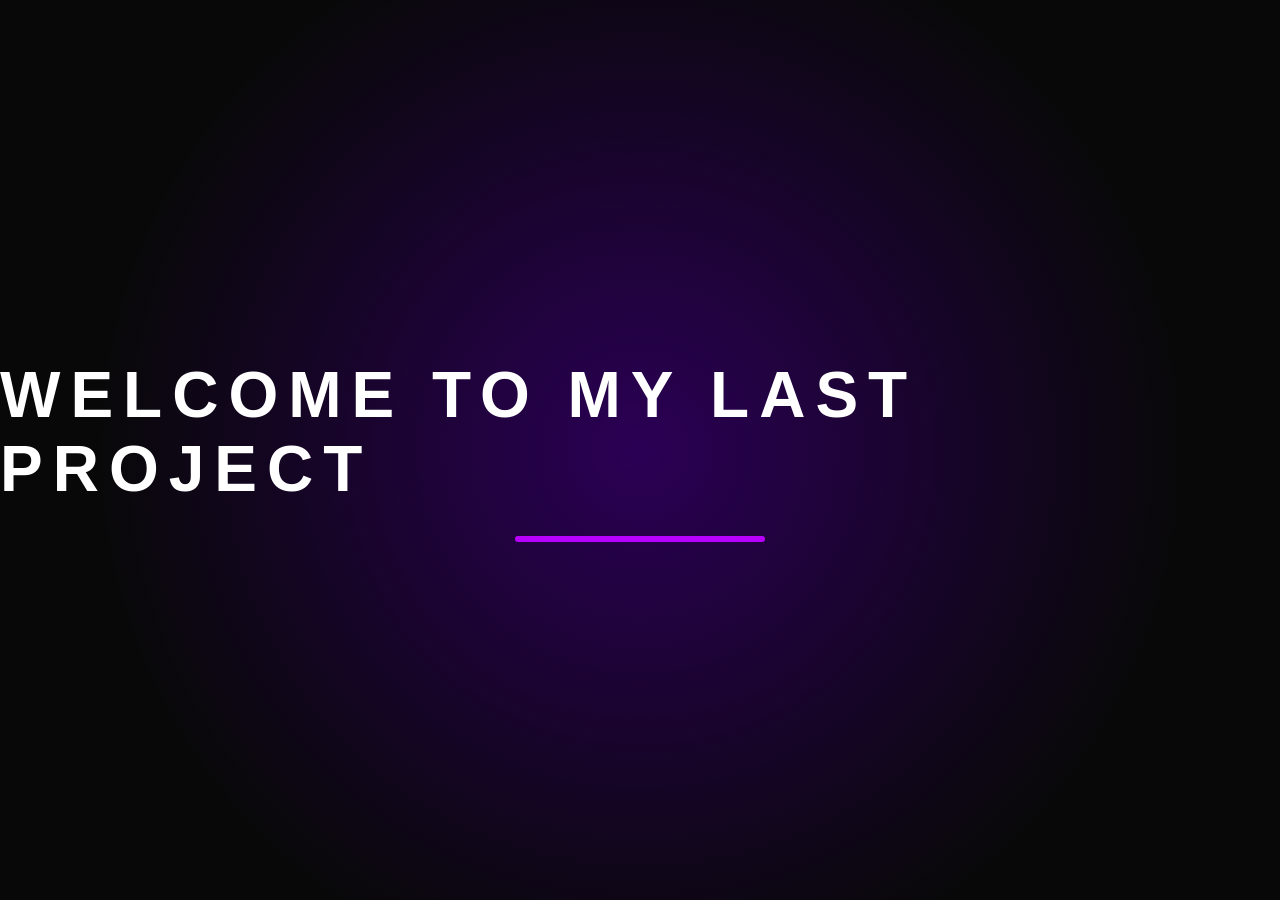
<file: Thefinaljob/index.html>
<!DOCTYPE html>
<html lang="en">

<head>
    <meta charset="UTF-8" />
    <meta name="viewport" content="width=device-width, initial-scale=1.0" />
    <title>Animated Intro Website</title>
    <link rel="stylesheet" href="style.css" />
</head>

<body>

    <div class="intro">
        <h1 class="logo">WELCOME TO MY LAST PROJECT</h1>
        <div class="loading-bar"></div>
    </div>

    <main class="website hidden">
        <nav>
            <h2>K.A Final</h2>
            <div>
                <a href="#">Home</a>
                <a href="#">Gallery</a>
                <a href="#">About</a>
            </div>
        </nav>

        <section class="hero">
            <h1> A fully animated website intro!</h1>
            <p> Using Javas,Css and Html</p>
        </section>
    </main>

    <script src="script.js"></script>
</body>

</html>
</file>
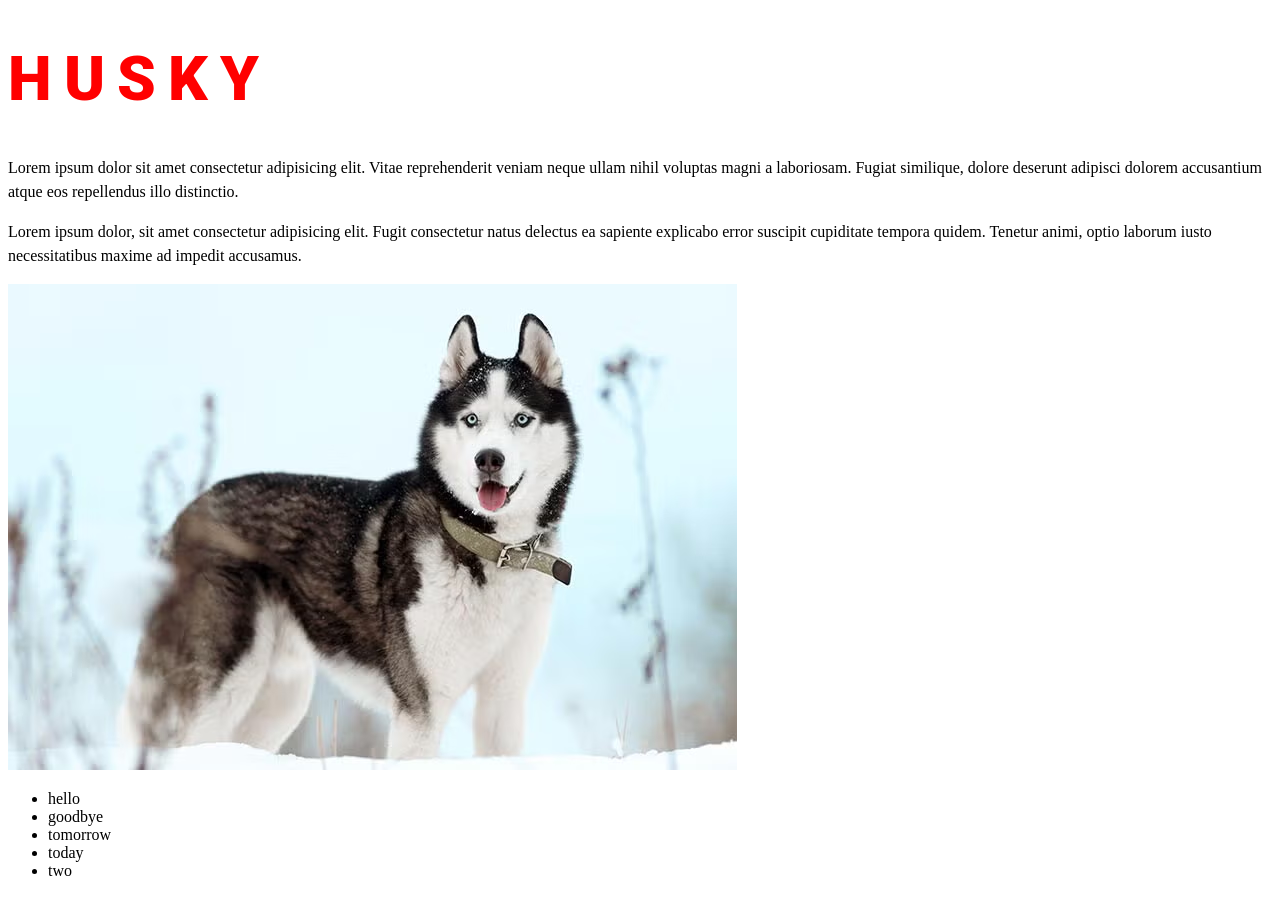
<file: webdesign1/week1/demo/index.html>
<!DOCTYPE html>
<html lang="en">

<head>
    <meta charset="UTF-8">
    <meta name="viewport" content="width=device-width, initial-scale=1.0">
    <title>Document</title>
    <link rel="preconnect" href="https://fonts.googleapis.com">
    <link rel="preconnect" href="https://fonts.gstatic.com" crossorigin>
    <link href="https://fonts.googleapis.com/css2?family=Roboto:ital,wght@0,100..900;1,100..900&display=swap"
        rel="stylesheet">
    <link rel="stylesheet" href="css/style.css">
</head>

<body>
    <h1>husky</h1>
    <p>Lorem ipsum dolor sit amet consectetur adipisicing elit. Vitae reprehenderit veniam neque ullam nihil voluptas
        magni a laboriosam. Fugiat similique, dolore deserunt adipisci dolorem accusantium atque eos repellendus illo
        distinctio.</p>
    <p>Lorem ipsum dolor, sit amet consectetur adipisicing elit. Fugit consectetur natus delectus ea sapiente explicabo
        error suscipit cupiditate tempora quidem. Tenetur animi, optio laborum iusto necessitatibus maxime ad impedit
        accusamus.</p>
    <img src="img/husky.avif" alt="">
    <ul>
        <li>hello</li>
        <li>goodbye</li>
        <li>tomorrow</li>
        <li>today</li>
        <li>two</li>
    </ul>
</body>

</html>
</file>
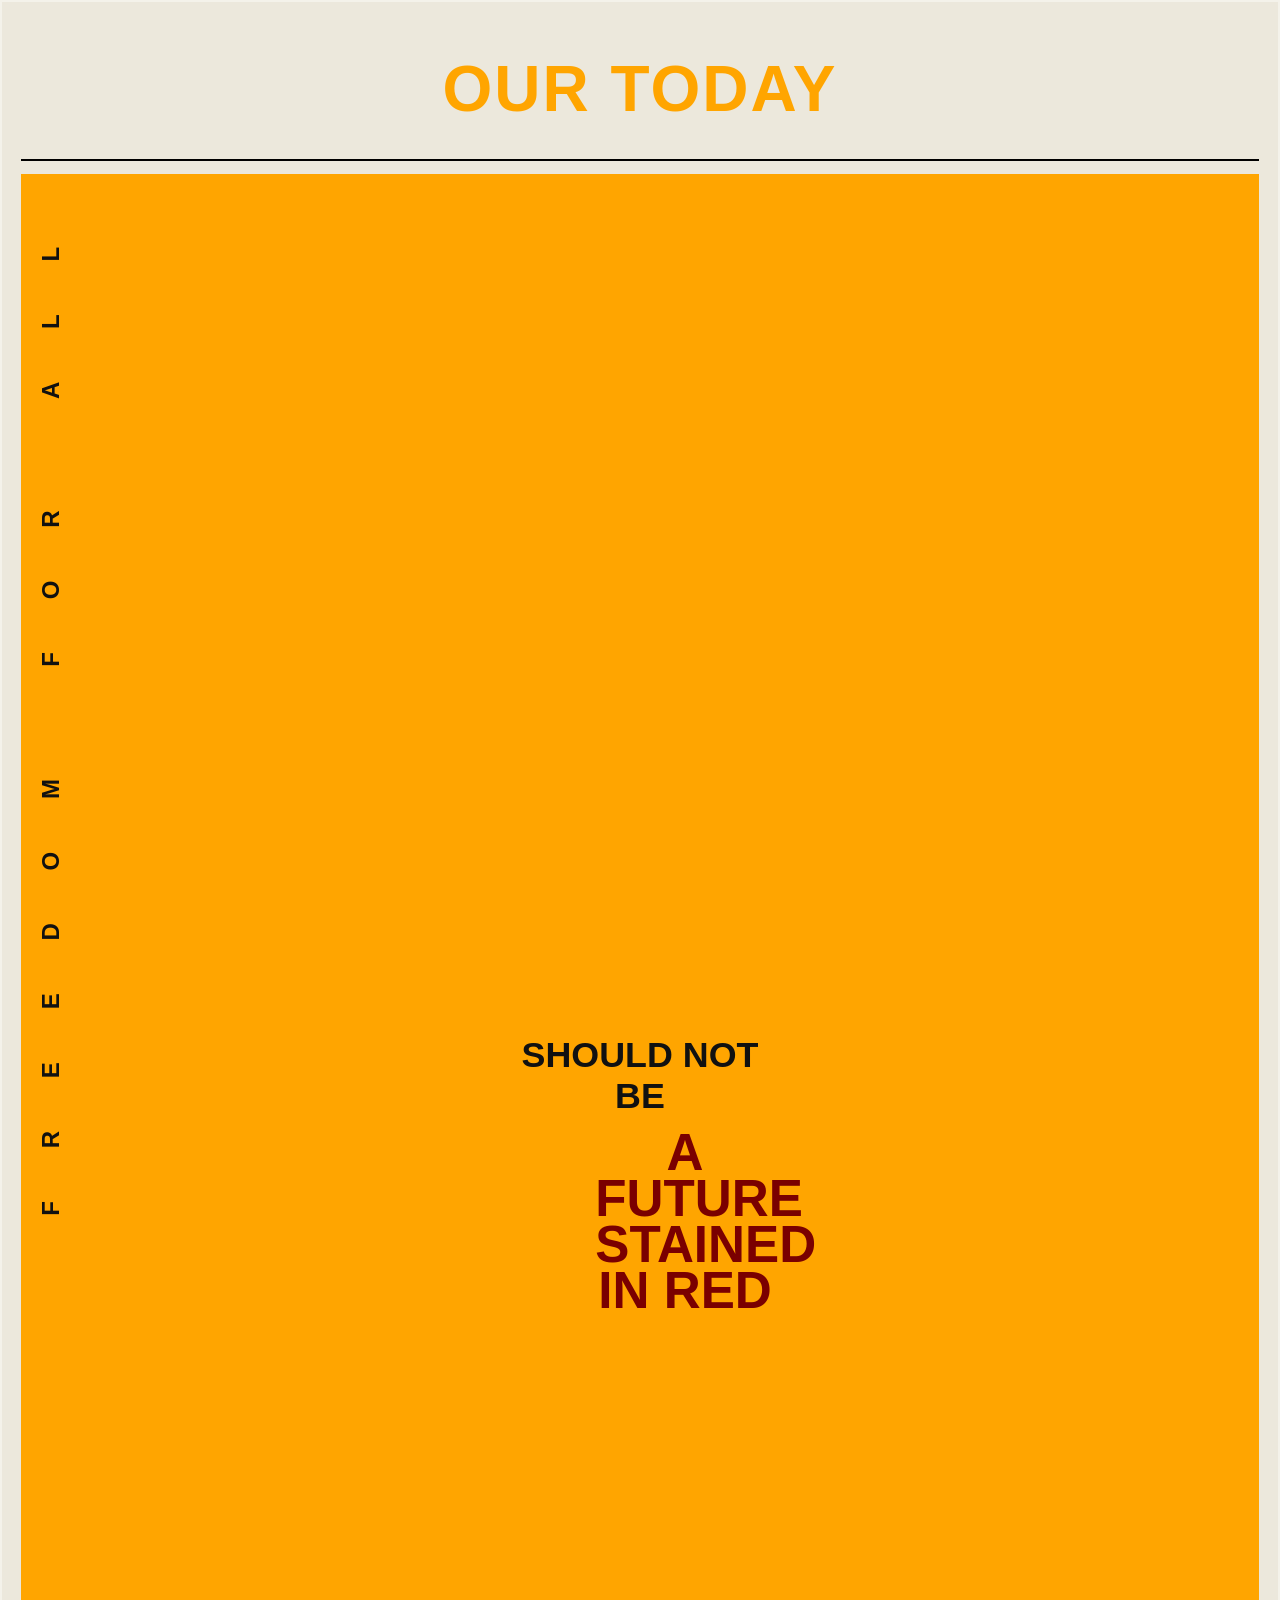
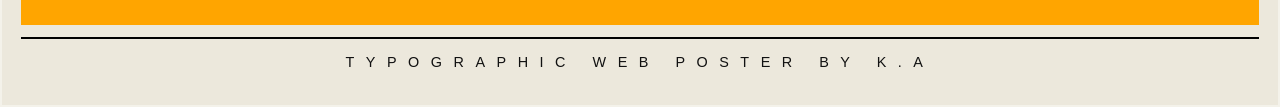
<file: webdesign1/week1/poster/index.html>
<!DOCTYPE html>
<html lang="en">

<head>
    <meta charset="UTF-8">
    <meta name="viewport" content="width=device-width, initial-scale=1.0">
    <title>Typographic Web Poster</title>
    <link rel="stylesheet" href="css/style.css">
</head>

<body>
    <main class="poster">
        <section class="top">
            <h1>OUR TODAY</h1>
        </section>

        <section class="orange-box">
            <div class="vertical-text">Freedom for all</div>
            <div class="bottom-text">
                <span>SHOULD NOT BE </span>
                <strong>A FUTURE STAINED IN RED</strong>
            </div>
        </section>

        <footer class="small-line">
            typographic web poster by k.a
        </footer>
    </main>
</body>

</html>
</file>
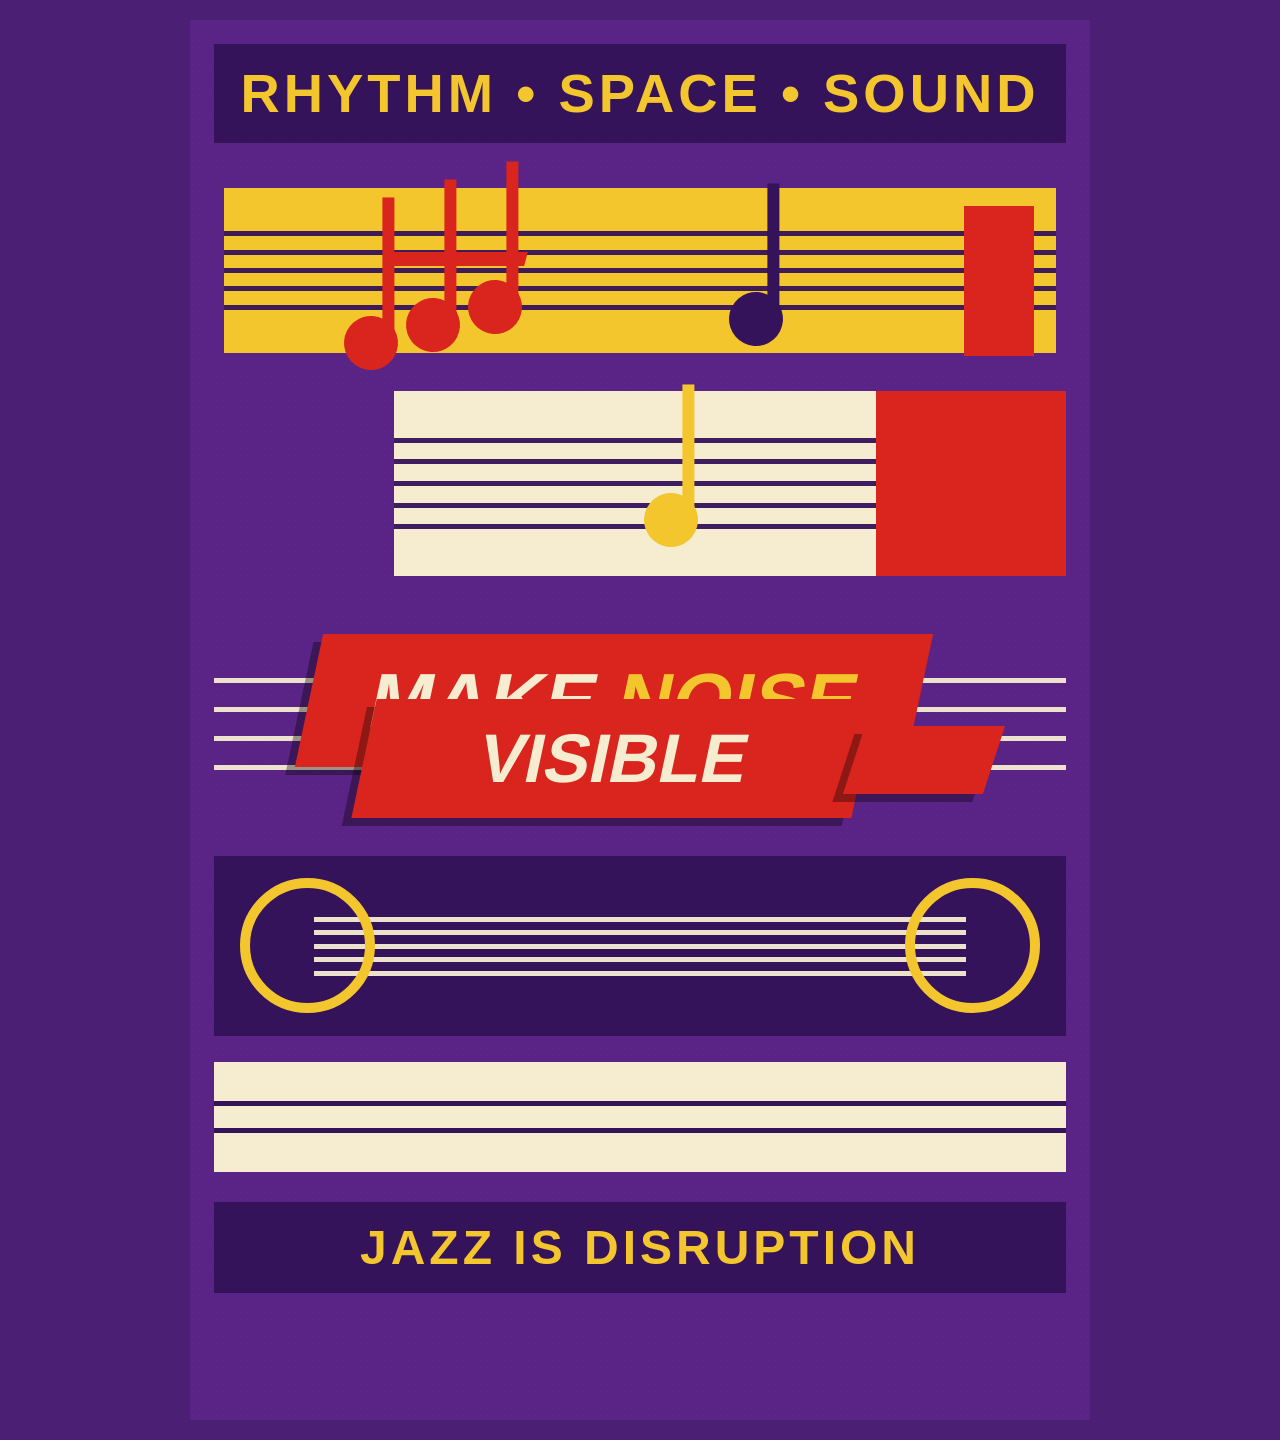
<file: webdesign1/week2/boilerplate/index.html>
<!DOCTYPE html>
<html lang="en">

<head>
    <meta charset="UTF-8" />
    <meta name="viewport" content="width=device-width, initial-scale=1.0" />
    <title>Jazz Poster</title>
    <style>
        * {
            box-sizing: border-box;
            margin: 0;
            padding: 0;
        }

        body {
            background: #4b1f73;
            display: flex;
            justify-content: center;
            align-items: center;
            min-height: 100vh;
            font-family: Arial, Helvetica, sans-serif;
            padding: 20px;
        }

        .poster {
            width: 900px;
            height: 1400px;
            background: #5a2487;
            position: relative;
            overflow: hidden;
            padding: 24px;
        }

        .grain {
            position: absolute;
            inset: 0;
            background-image:
                radial-gradient(rgba(255, 255, 255, 0.06) 1px, transparent 1px);
            background-size: 6px 6px;
            opacity: 0.18;
            pointer-events: none;
        }

        .title-bar,
        .footer-bar {
            background: #35135b;
            color: #f4c62d;
            text-align: center;
            font-weight: 900;
            text-transform: uppercase;
            letter-spacing: 4px;
            position: relative;
            z-index: 2;
        }

        .title-bar {
            font-size: 3.4rem;
            padding: 18px 10px;
            margin-bottom: 35px;
        }

        .footer-bar {
            font-size: 3rem;
            padding: 18px 10px;
            margin-top: 30px;
        }

        .music-strip {
            position: relative;
            height: 185px;
            margin-bottom: 28px;
            z-index: 1;
        }

        .yellow-strip {
            background: #f4c62d;
            border: 10px solid #5a2487;
        }

        .cream-strip {
            background: #f6ecd0;
            margin-left: 180px;
            margin-right: 0;
        }

        .purple-strip {
            background: #35135b;
        }

        .blank-strip {
            background: #f6ecd0;
            height: 110px;
            margin-top: 26px;
            position: relative;
        }

        .staff-lines {
            position: absolute;
            inset: 0;
            display: flex;
            flex-direction: column;
            justify-content: space-evenly;
            padding: 30px 0;
        }

        .staff-lines span {
            display: block;
            height: 5px;
            background: #35135b;
            opacity: 0.95;
        }

        .staff-lines.light span {
            background: #f6ecd0;
        }

        .note {
            position: absolute;
            width: 54px;
            height: 54px;
            border-radius: 50%;
            background: currentColor;
            transform: rotate(-18deg);
        }

        .note::after {
            content: "";
            position: absolute;
            width: 12px;
            height: 120px;
            background: currentColor;
            left: 38px;
            bottom: 24px;
            transform: rotate(18deg);
            transform-origin: bottom left;
        }

        .beam {
            position: absolute;
            height: 14px;
            background: currentColor;
            transform: skew(-15deg);
        }

        .red-note-group {
            color: #d9251d;
            position: absolute;
            left: 120px;
            top: 58px;
        }

        .red-note-group .n1 {
            left: 0;
            top: 70px;
        }

        .red-note-group .n2 {
            left: 62px;
            top: 52px;
        }

        .red-note-group .n3 {
            left: 124px;
            top: 34px;
        }

        .red-note-group .n1::after,
        .red-note-group .n2::after,
        .red-note-group .n3::after {
            height: 145px;
        }

        .red-note-group .beam1 {
            width: 135px;
            left: 47px;
            top: 6px;
        }

        .single-note {
            color: #35135b;
            position: absolute;
            left: 505px;
            top: 64px;
        }

        .single-note.yellow {
            color: #f4c62d;
            left: 250px;
            top: 62px;
        }

        .single-note .note {
            left: 0;
            top: 40px;
        }

        .single-note .note::after {
            height: 135px;
        }

        .red-block {
            position: absolute;
            right: 22px;
            top: 18px;
            width: 70px;
            height: 150px;
            background: #d9251d;
        }

        .big-red-block {
            position: absolute;
            right: 0;
            top: 0;
            width: 190px;
            height: 100%;
            background: #d9251d;
        }

        .banner-zone {
            position: relative;
            height: 240px;
            margin: 22px 0 12px;
            z-index: 3;
        }

        .banner-back,
        .banner-front,
        .banner-tail {
            position: absolute;
            background: #d9251d;
            color: #f6ecd0;
            font-weight: 900;
            text-transform: uppercase;
            box-shadow: -8px 8px 0 rgba(0, 0, 0, 0.35);
        }

        .banner-back {
            left: 150px;
            top: 95px;
            width: 500px;
            padding: 20px 25px;
            font-size: 4.3rem;
            transform: skew(-12deg);
            text-align: center;
        }

        .banner-front {
            left: 95px;
            top: 30px;
            width: 610px;
            padding: 22px 30px;
            font-size: 4.8rem;
            transform: skew(-12deg);
            text-align: center;
        }

        .banner-front .yellow-word {
            color: #f4c62d;
        }

        .banner-tail {
            left: 640px;
            top: 122px;
            width: 140px;
            height: 68px;
            transform: skew(-18deg);
        }

        .circle-strip {
            position: relative;
            height: 180px;
            margin-top: 10px;
            background: #35135b;
            z-index: 1;
        }

        .circle-strip .staff-lines {
            padding: 52px 100px;
        }

        .circle {
            position: absolute;
            width: 135px;
            height: 135px;
            border-radius: 50%;
            border: 10px solid #f4c62d;
            background: transparent;
            top: 22px;
        }

        .circle.left {
            left: 26px;
        }

        .circle.right {
            right: 26px;
        }

        .bottom-lines {
            position: absolute;
            inset: 0;
            display: flex;
            flex-direction: column;
            justify-content: space-evenly;
            padding: 18px 0;
        }

        .bottom-lines span {
            display: block;
            height: 5px;
            background: #35135b;
        }
    </style>
</head>

<body>
    <div class="poster">
        <div class="grain"></div>

        <div class="title-bar">Rhythm • Space • Sound</div>

        <section class="music-strip yellow-strip">
            <div class="staff-lines">
                <span></span><span></span><span></span><span></span><span></span>
            </div>

            <div class="red-note-group">
                <div class="note n1"></div>
                <div class="note n2"></div>
                <div class="note n3"></div>
                <div class="beam beam1"></div>
            </div>

            <div class="single-note">
                <div class="note"></div>
            </div>

            <div class="red-block"></div>
        </section>

        <section class="music-strip cream-strip">
            <div class="staff-lines">
                <span></span><span></span><span></span><span></span><span></span>
            </div>

            <div class="single-note yellow">
                <div class="note"></div>
            </div>

            <div class="big-red-block"></div>
        </section>

        <section class="banner-zone">
            <div class="staff-lines light" style="position:absolute; inset:0; padding:50px 0;">
                <span></span><span></span><span></span><span></span>
            </div>

            <div class="banner-front">
                Make <span class="yellow-word">Noise</span>
            </div>
            <div class="banner-back">Visible</div>
            <div class="banner-tail"></div>
        </section>

        <section class="circle-strip">
            <div class="staff-lines light">
                <span></span><span></span><span></span><span></span><span></span>
            </div>
            <div class="circle left"></div>
            <div class="circle right"></div>
        </section>

        <section class="blank-strip">
            <div class="bottom-lines">
                <span></span><span></span>
            </div>
        </section>

        <div class="footer-bar">Jazz Is Disruption</div>
    </div>
</body>

</html>
</file>
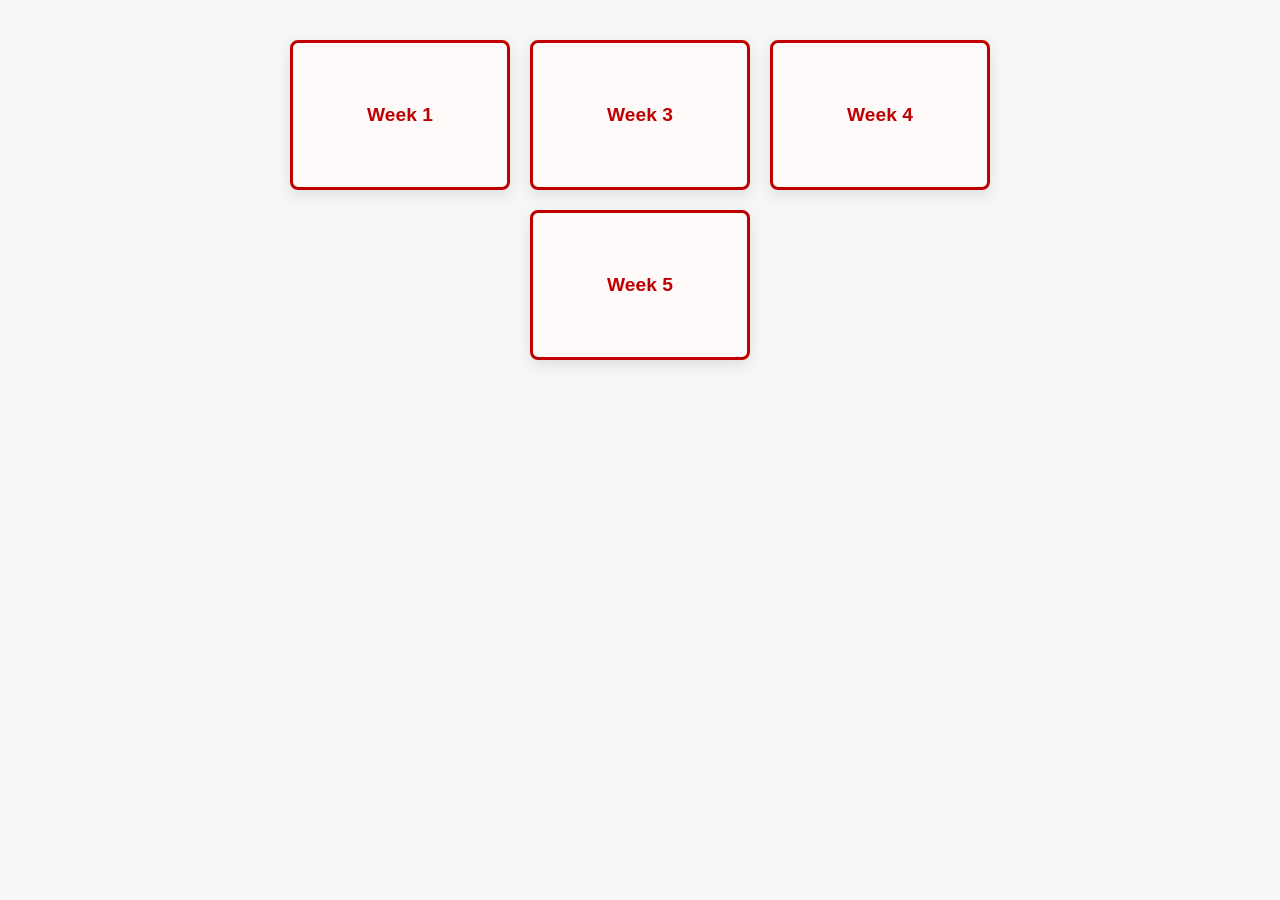
<file: webdesign1/webdesign1/mainpage/boilerplate/index.html>
<!DOCTYPE html>
<html lang="en">

<head>
    <meta charset="UTF-8" />
    <meta name="viewport" content="width=device-width, initial-scale=1.0" />
    <title>K.A York College</title>
    <link rel="stylesheet" href="css/style.css">
</head>

<body>
    <div class="container">
        <a href="../../week1/poster/index.html" class="box">Week 1</a>
        <a href="../../week3/boilerplate/index.html" class="box">Week 3</a>
        <a href="../../week4/boilerplate/index.html" class="box">Week 4</a>
        <a href="../../week5/boilerplate/index.html" class="box">Week 5</a>
    </div>
</body>

</html>
</file>
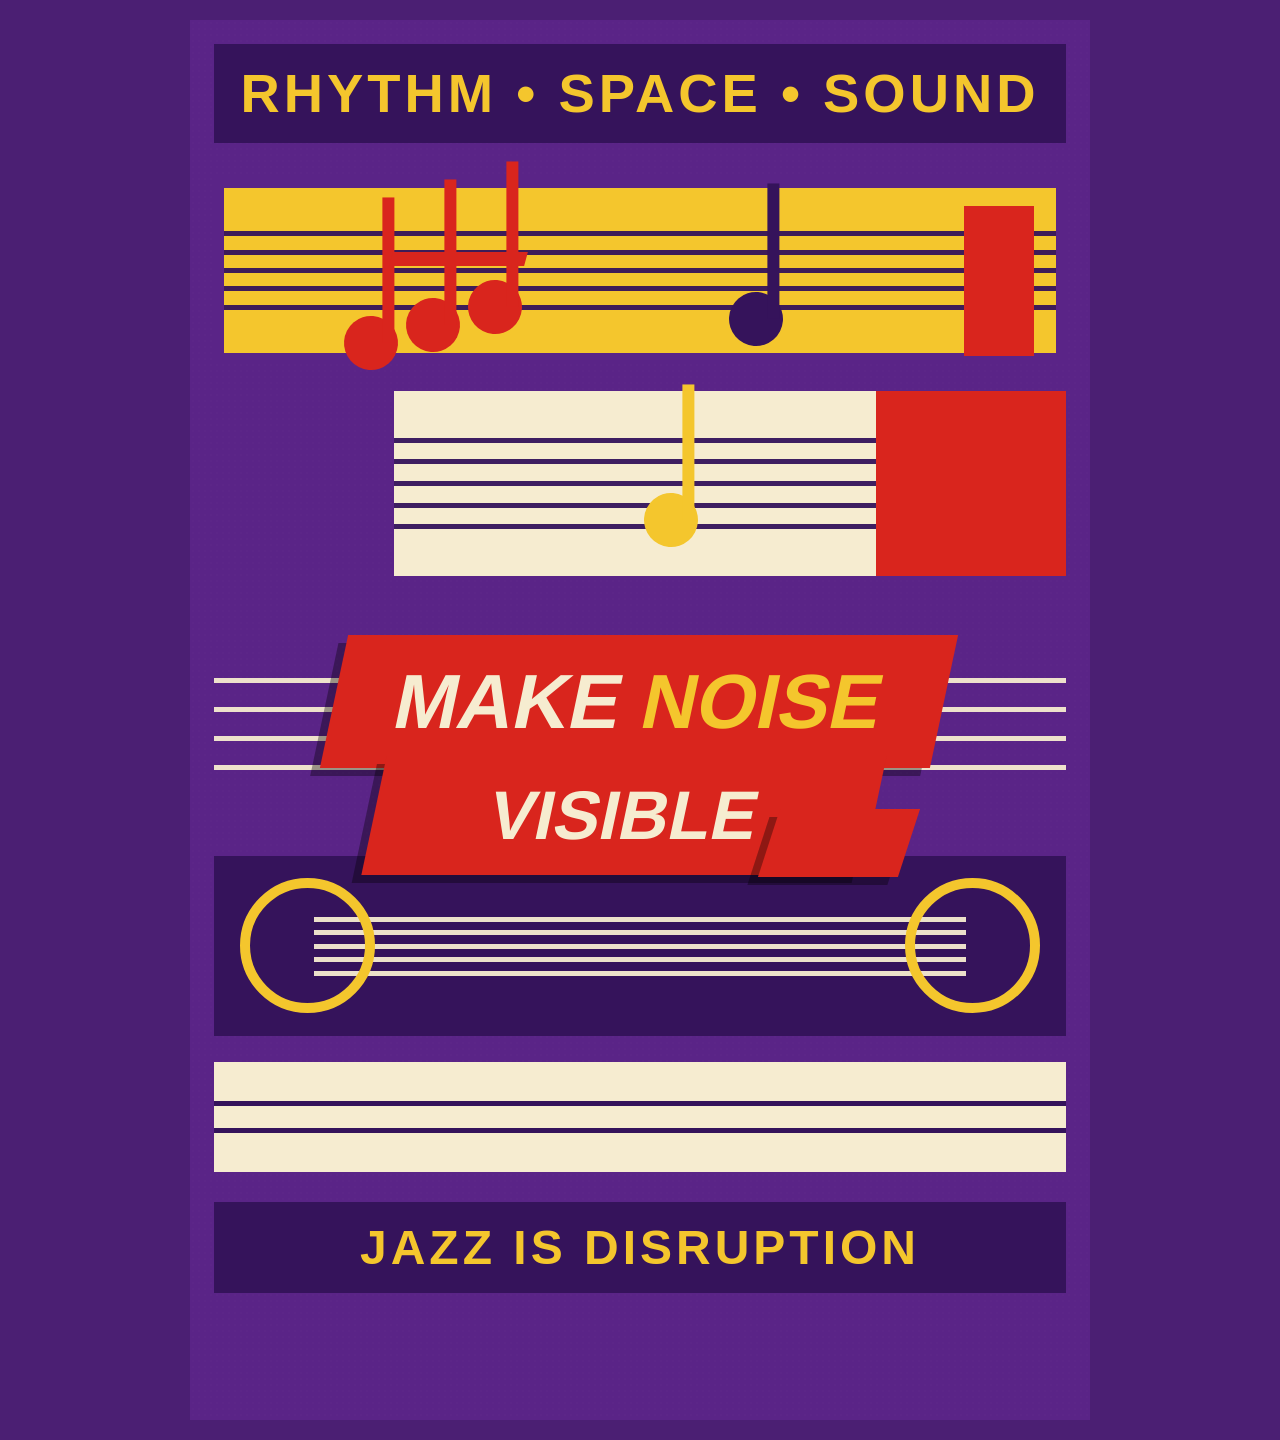
<file: webdesign1/webdesign1/week3/boilerplate/index.html>
<!DOCTYPE html>
<html lang="en">

<head>
    <meta charset="UTF-8" />
    <meta name="viewport" content="width=device-width, initial-scale=1.0" />
    <title>Jazz Poster</title>
    <link rel="stylesheet" href="css/style.css" />
</head>

<body>
    <div class="poster">
        <div class="grain"></div>

        <div class="title-bar">Rhythm • Space • Sound</div>

        <section class="music-strip yellow-strip">
            <div class="staff-lines">
                <span></span><span></span><span></span><span></span><span></span>
            </div>

            <div class="red-note-group">
                <div class="note n1"></div>
                <div class="note n2"></div>
                <div class="note n3"></div>
                <div class="beam beam1"></div>
            </div>

            <div class="single-note">
                <div class="note"></div>
            </div>

            <div class="red-block"></div>
        </section>

        <section class="music-strip cream-strip">
            <div class="staff-lines">
                <span></span><span></span><span></span><span></span><span></span>
            </div>

            <div class="single-note yellow">
                <div class="note"></div>
            </div>

            <div class="big-red-block"></div>
        </section>

        <section class="banner-zone">
            <div class="staff-lines light banner-lines">
                <span></span><span></span><span></span><span></span>
            </div>

            <div class="banner-front">
                Make <span class="yellow-word">Noise</span>
            </div>
            <div class="banner-back">Visible</div>
            <div class="banner-tail"></div>
        </section>

        <section class="circle-strip">
            <div class="staff-lines light">
                <span></span><span></span><span></span><span></span><span></span>
            </div>
            <div class="circle left"></div>
            <div class="circle right"></div>
        </section>

        <section class="blank-strip">
            <div class="bottom-lines">
                <span></span><span></span>
            </div>
        </section>

        <div class="footer-bar">Jazz Is Disruption</div>
    </div>
</body>

</html>
</file>
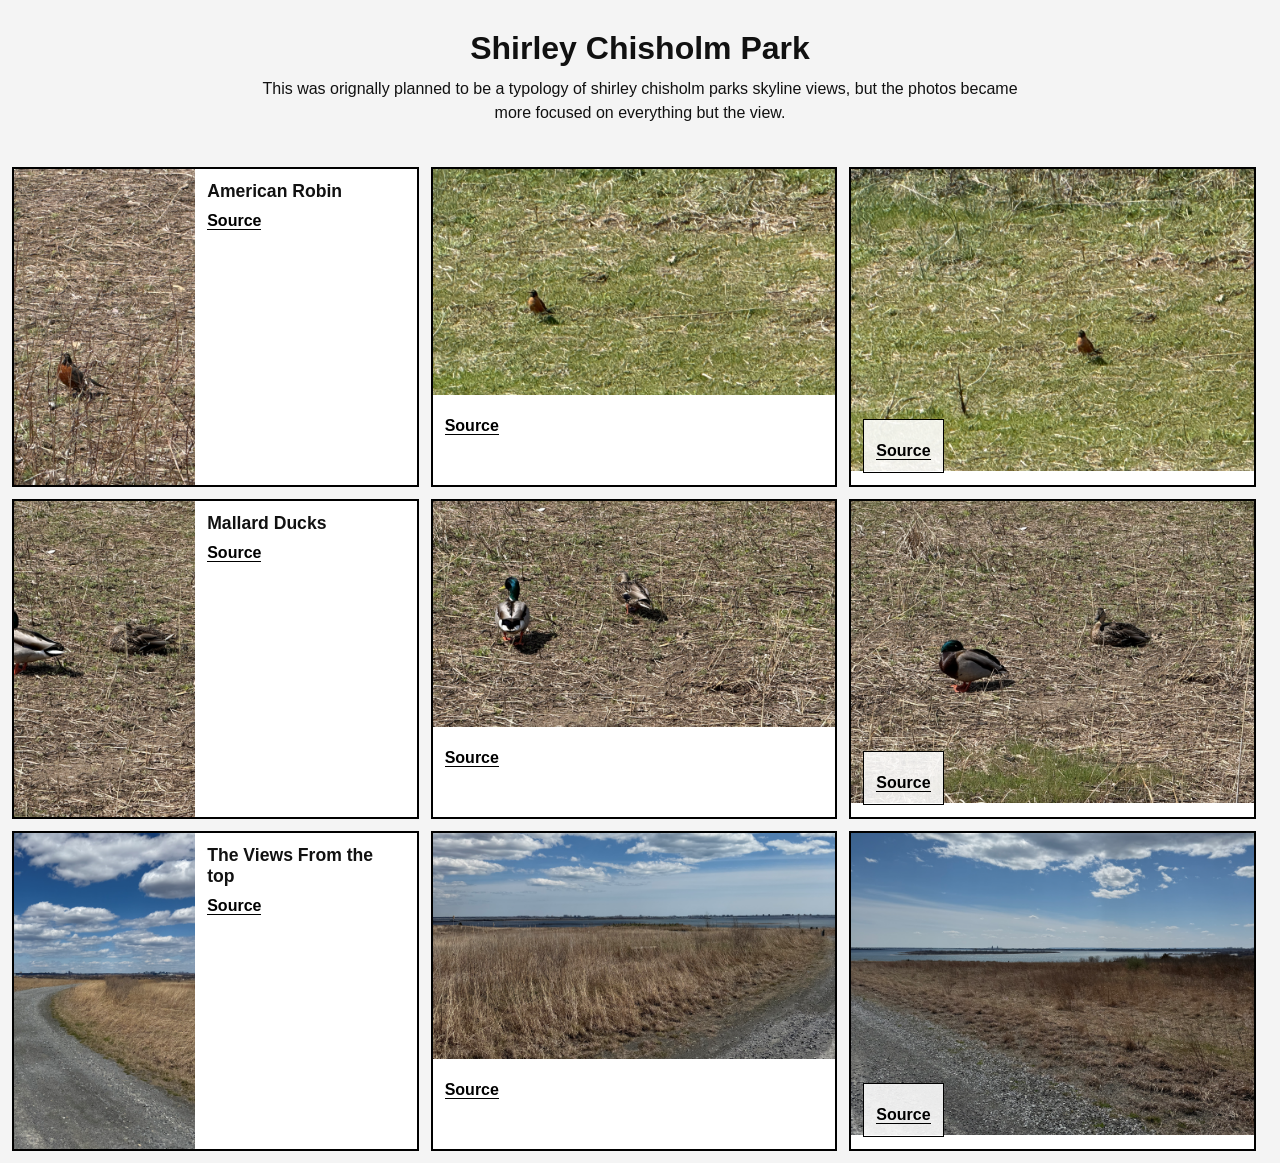
<file: webdesign1/webdesign1/week4/boilerplate/index.html>
<!DOCTYPE html>
<html lang="en">

<head>
    <meta charset="UTF-8" />
    <meta name="viewport" content="width=device-width, initial-scale=1.0" />
    <title>Card Typology System</title>
    <style>
        * {
            box-sizing: border-box;
            margin: 0;
            padding: 0;
        }

        body {
            font-family: Arial, Helvetica, sans-serif;
            background: #f4f4f4;
            color: #111;
        }

        .page-title {
            text-align: center;
            padding: 30px 20px 10px;
            font-size: 2rem;
        }

        .page-subtitle {
            text-align: center;
            max-width: 800px;
            margin: 0 auto 30px;
            padding: 0 20px;
            line-height: 1.5;
        }

        .grid {
            max-width: 1280px;
            margin: 0 auto;
            display: flex;
            flex-wrap: wrap;
            gap: 12px;
            padding: 12px;
        }

        .grid-item {
            flex: 0 0 calc(33.333% - 12px);
        }

        .card {
            display: flex;
            border: 2px solid #000;
            background: #fff;
            height: 100%;
        }

        .content-box {
            padding: 12px;
        }

        .content-box h3 {
            margin-bottom: 8px;
            font-size: 1.1rem;
        }

        .content-box p {
            line-height: 1.5;
            margin-bottom: 10px;
            font-size: 0.95rem;
        }

        .content-box a {
            color: #000;
            font-weight: bold;
            text-decoration: none;
            border-bottom: 1px solid #000;
        }

        /* REUSABLE MEDIA BOX */
        .media-box {
            position: relative;
            width: 100%;
            padding-bottom: 100%;
            overflow: hidden;
            background: #ddd;
        }

        .media-image {
            position: absolute;
            inset: 0;
            width: 100%;
            height: 100%;
            object-fit: cover;
        }

        .card.card--left-right {
            flex-direction: row;
            min-height: 260px;
        }

        .card.card--left-right .media-box {
            flex: 0 0 45%;
            padding-bottom: 0;
            min-height: 260px;
        }

        .card.card--left-right .media-image {
            position: absolute;
            width: 100%;
            height: 100%;
            object-fit: cover;
        }

        .card.card--left-right .content-box {
            flex: 1;
        }

        .card.card--top-bot {
            flex-direction: column;
        }

        .card.card--top-bot .media-box {
            padding-bottom: 56.25%;
        }

        .card.card--layered {
            position: relative;
            overflow: hidden;
            display: block;
            min-height: 320px;
        }

        .card.card--layered .media-box {
            padding-bottom: 75%;
        }

        .card.card--layered .content-box {
            position: absolute;
            left: 12px;
            bottom: 12px;
            max-width: 75%;
            background: rgba(255, 255, 255, 0.88);
            border: 1px solid #000;
        }

        @media (max-width: 1024px) {
            .grid-item {
                flex-basis: calc(50% - 12px);
            }
        }

        @media (max-width: 768px) {
            .grid-item {
                flex-basis: 100%;
            }

            .card.card--left-right {
                flex-direction: column;
            }

            .card.card--left-right .media-box {
                flex: none;
                width: 100%;
                min-height: 0;
                padding-bottom: 56.25%;
            }
        }

        @media (max-width: 480px) {
            .grid {
                padding: 0;
                gap: 0;
            }

            .grid-item {
                flex-basis: 100%;
            }

            .card {
                border-left: none;
                border-right: none;
            }
        }
    </style>
</head>

<body>

    <h1 class="page-title">Shirley Chisholm Park</h1>
    <p class="page-subtitle">
        This was orignally planned to be a typology of shirley chisholm parks skyline views, but the photos became more
        focused on everything but the view.
    </p>

    <section class="grid">

        <div class="grid-item">
            <div class="card card--left-right">
                <div class="media-box">
                    <img class="media-image" src="images/IMG_2283.png" alt="Storefront 1">
                </div>
                <div class="content-box">
                    <h3>American Robin</h3>
                    <p></p>
                    <a href="#">Source</a>
                </div>
            </div>
        </div>

        <div class="grid-item">
            <div class="card card--top-bot">
                <div class="media-box">
                    <img class="media-image" src="images/IMG_2282.png" alt="Storefront 2">
                </div>
                <div class="content-box">
                    <h3></h3>
                    <p></p>
                    <a href="#">Source</a>
                </div>
            </div>
        </div>

        <div class="grid-item">
            <div class="card card--layered">
                <div class="media-box">
                    <img class="media-image" src="images/IMG_2281.png" alt="Storefront 3">
                </div>
                <div class="content-box">
                    <h3></h3>
                    <p></p>
                    <a href="#">Source</a>
                </div>
            </div>
        </div>

        <div class="grid-item">
            <div class="card card--left-right">
                <div class="media-box">
                    <img class="media-image" src="images/IMG_2279.png" alt="Storefront 4">
                </div>
                <div class="content-box">
                    <h3>Mallard Ducks</h3>
                    <p></p>
                    <a href="#">Source</a>
                </div>
            </div>
        </div>

        <div class="grid-item">
            <div class="card card--top-bot">
                <div class="media-box">
                    <img class="media-image" src="images/IMG_2278.png" alt="Storefront 5">
                </div>
                <div class="content-box">
                    <h3></h3>
                    <p></p>
                    <a href="#">Source</a>
                </div>
            </div>
        </div>

        <div class="grid-item">
            <div class="card card--layered">
                <div class="media-box">
                    <img class="media-image" src="images/IMG_2277.png" alt="Storefront 6">
                </div>
                <div class="content-box">
                    <h3></h3>
                    <p></p>
                    <a href="#">Source</a>
                </div>
            </div>
        </div>

        <div class="grid-item">
            <div class="card card--left-right">
                <div class="media-box">
                    <img class="media-image" src="images/IMG_2276.png" alt="Storefront 7">
                </div>
                <div class="content-box">
                    <h3>The Views From the top</h3>
                    <p></p>
                    <a href="#">Source</a>
                </div>
            </div>
        </div>

        <div class="grid-item">
            <div class="card card--top-bot">
                <div class="media-box">
                    <img class="media-image" src="images/IMG_2275.png" alt="Storefront 8">
                </div>
                <div class="content-box">
                    <h3></h3>
                    <p></p>
                    <a href="#">Source</a>
                </div>
            </div>
        </div>

        <div class="grid-item">
            <div class="card card--layered">
                <div class="media-box">
                    <img class="media-image" src="images/IMG_2273.png" alt="Storefront 9">
                </div>
                <div class="content-box">
                    <h3></h3>
                    <p></p>
                    <a href="#">Source</a>
                </div>
            </div>
        </div>

    </section>

</body>

</html>
</file>
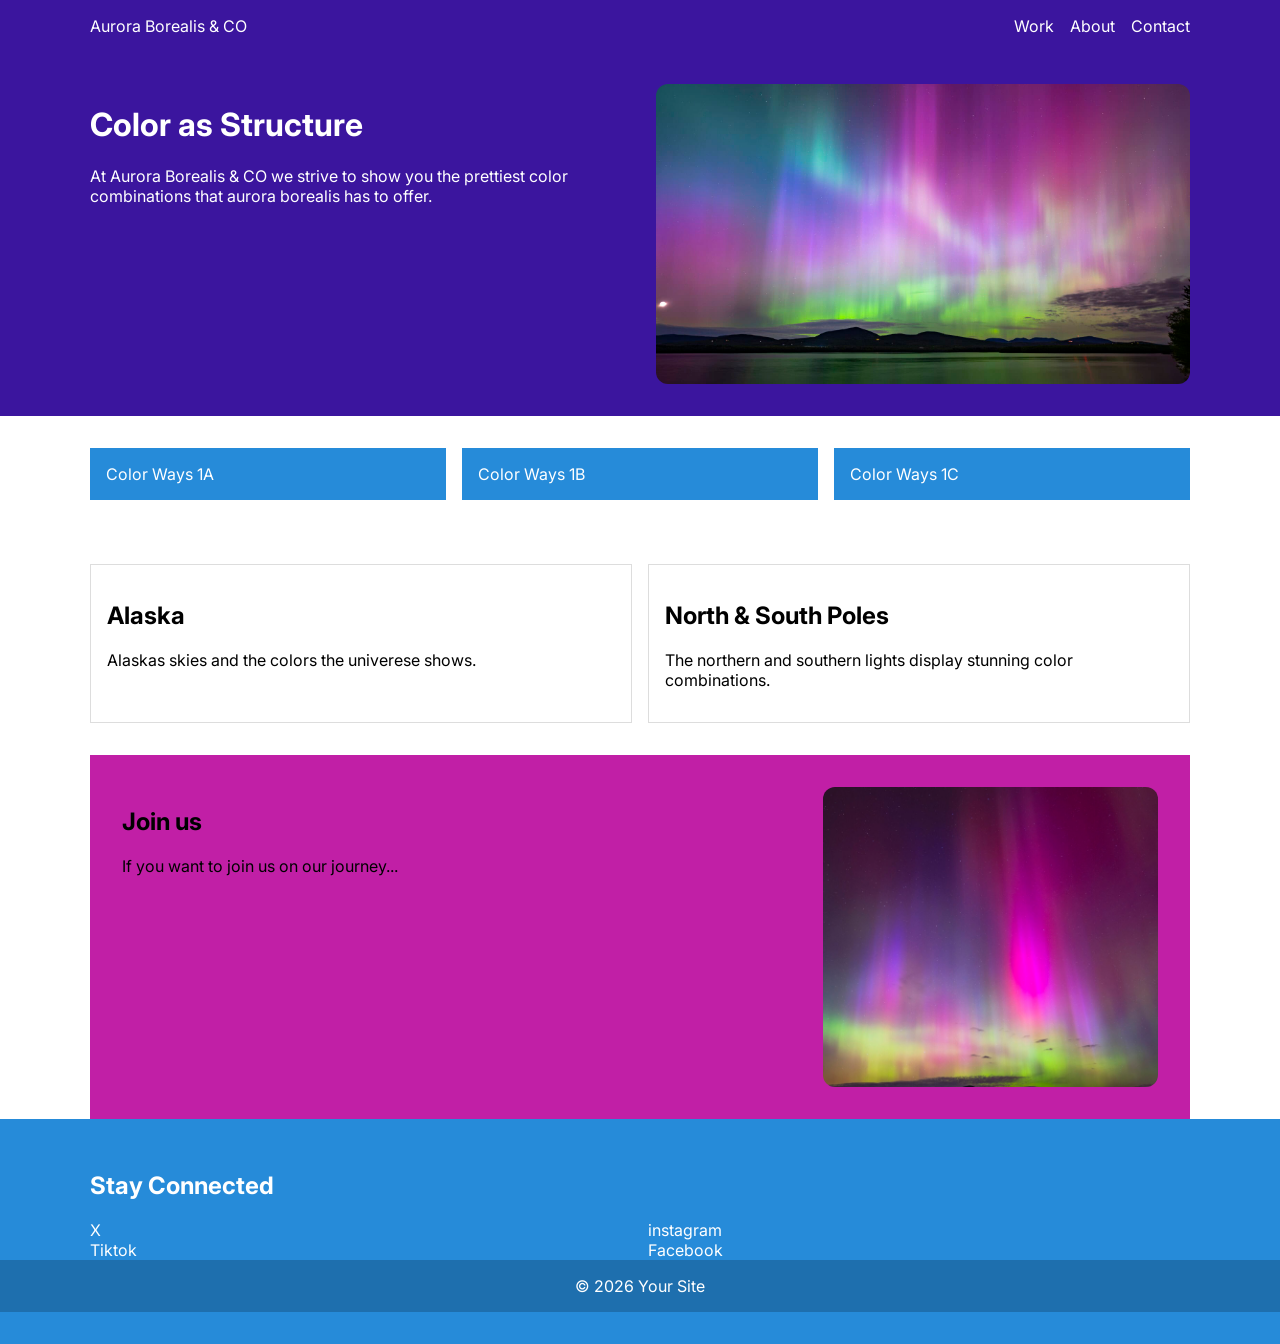
<file: webdesign1/webdesign1/week5/boilerplate/index.html>
<!DOCTYPE html>
<html lang="en">

<head>
    <meta charset="UTF-8" />
    <meta name="viewport" content="width=device-width, initial-scale=1.0" />
    <title>Aurora Borealis</title>

    <link rel="stylesheet" href="css/style.css">

    <link href="https://fonts.googleapis.com/css2?family=Inter:wght@400;500&family=Montserrat:wght@600;700&display=swap"
        rel="stylesheet">
</head>

<body>
    <header class="site-header">
        <div class="container">
            <div class="top-nav">
                <div class="brand">Aurora Borealis & CO</div>
                <nav class="nav">
                    <a href="#">Work</a>
                    <a href="#">About</a>
                    <a href="#">Contact</a>
                </nav>
            </div>

            <div class="hero">
                <div class="hero-text">
                    <h1>Color as Structure</h1>
                    <p> At Aurora Borealis & CO we strive to show you the prettiest color combinations that aurora
                        borealis has to offer.</p>
                </div>
                <div class="hero-media"></div>
            </div>
        </div>
    </header>

    <main class="site-main">
        <div class="container">
            <section class="features">
                <div class="feature">Color Ways 1A</div>
                <div class="feature">Color Ways 1B</div>
                <div class="feature">Color Ways 1C</div>
            </section>

            <section class="cards">
                <div class="card">
                    <h2>Alaska</h2>
                    <p>Alaskas skies and the colors the univerese shows.</p>
                </div>

                <div class="card">
                    <h2>North & South Poles</h2>
                    <p>The northern and southern lights display stunning color combinations.</p>
                </div>
            </section>

            <section class="split">
                <div class="split-text">
                    <h2> Join us</h2>
                    <p>If you want to join us on our journey... </p>
                </div>
                <div class="split-visual"></div>
            </section>
        </div>
    </main>

    <footer class="site-footer">
        <div class="container">
            <div class="footer-cta">
                <h2>Stay Connected</h2>
            </div>

            <div class="footer-columns">
                <div class="col">
                    <a href="#">X</a>
                    <a href="#">Tiktok</a>
                </div>

                <div class="col">
                    <a href="#">instagram</a>
                    <a href="#">Facebook</a>
                </div>
            </div>
        </div>

        <div class="legal">
            © 2026 Your Site
        </div>
    </footer>
</body>

</html>
</file>
<file: Thefinaljob/style.css>
* {
  margin: 0;
  padding: 0;
  box-sizing: border-box;
}

body {
  font-family: Arial, sans-serif;
  background: #080808;
  color: white;
  overflow: hidden;
}

/* INTRO SCREEN */
.intro {
  position: fixed;
  inset: 0;
  background: radial-gradient(circle, #2b0055, #080808 70%);
  display: flex;
  flex-direction: column;
  justify-content: center;
  align-items: center;
  z-index: 10;
  transition:
    opacity 1s ease,
    visibility 1s ease;
}

.logo {
  font-size: 4rem;
  letter-spacing: 10px;
  animation:
    glow 1.5s infinite alternate,
    slideUp 1.5s ease;
}

.loading-bar {
  width: 250px;
  height: 6px;
  background: #333;
  margin-top: 30px;
  border-radius: 20px;
  overflow: hidden;
}

.loading-bar::before {
  content: '';
  display: block;
  height: 100%;
  width: 0%;
  background: #b700ff;
  animation: load 3s forwards;
}

.intro.fade-out {
  opacity: 0;
  visibility: hidden;
}

/* MAIN WEBSITE */
.website {
  min-height: 100vh;
  background: linear-gradient(135deg, #111, #220033);
  opacity: 1;
  transition: opacity 1s ease;
}

.hidden {
  opacity: 0;
  pointer-events: none;
}

nav {
  display: flex;
  justify-content: space-between;
  padding: 25px 50px;
  background: rgba(255, 255, 255, 0.08);
  backdrop-filter: blur(10px);
}

nav a {
  color: white;
  text-decoration: none;
  margin-left: 20px;
}

.hero {
  height: 85vh;
  display: flex;
  flex-direction: column;
  justify-content: center;
  padding-left: 80px;
}

.hero h1 {
  font-size: 5rem;
  margin-bottom: 15px;
}

.hero p {
  font-size: 1.3rem;
  margin-bottom: 25px;
  color: #ddd;
}

button {
  width: 150px;
  padding: 15px;
  border: none;
  border-radius: 30px;
  background: #b700ff;
  color: white;
  font-size: 1rem;
  cursor: pointer;
  transition: 0.3s;
}

button:hover {
  transform: scale(1.1);
  background: #ff00cc;
}

/* ANIMATIONS */
@keyframes glow {
  from {
    text-shadow: 0 0 10px #b700ff;
  }
  to {
    text-shadow:
      0 0 30px #ff00cc,
      0 0 60px #b700ff;
  }
}

@keyframes slideUp {
  from {
    opacity: 0;
    transform: translateY(40px);
  }
  to {
    opacity: 1;
    transform: translateY(0);
  }
}

@keyframes load {
  to {
    width: 100%;
  }
}
</file>
<file: webdesign1/week1/demo/css/style.css>
h1 {
  color: red;
  font-size: 62px;
  font-weight: 900;
  font-family: 'Roboto', sans-serif;
  letter-spacing: 12px;
  text-transform: uppercase;
}
p {
  line-height: 24px;
}
</file>
<file: webdesign1/week1/poster/css/style.css>
* {
  margin: 0;
  padding: 0;
  box-sizing: border-box;
}

body {
  background: #d9dde2;
  min-height: 100vh;
  display: flex;
  align-items: center;
  font-family: Arial, Helvetica, sans-serif;
}

.poster {
  width: min(90vw, 700px);
  aspect-ratio: 3 / 4;
  background: #ece8dc;
  padding: 1.2rem;
  display: grid;
  grid-template-rows: auto 1fr auto;
  gap: 0.8rem;
  border: 2px solid rgba(255, 255, 255, 0.4);
}

/* top heading*/
.top h1 {
  font-size: clamp(3rem, 10vw, 7rem);
  font-weight: 900;
  line-height: 0.9;
  margin-left: 90px;
  color: orange;
  text-transform: uppercase;
  letter-spacing: -0.05rem;
}
/* orange block*/
.orange-box {
  background: #f57c00;
  position: relative;
  overflow: hidden;
  min-height: 300px;
}

/*vertial text on left */
.vertical-text {
  position: absolute;
  left: 1rem;
  top: -10rem;
  writing-mode: vertical-rl;
  transform: rotate(180deg);
  font-size: clamp(2rem, 1vw, 1rem);
  font-weight: bold;
  text-transform: uppercase;
  color: #111;
  letter-spacing: 2.2em;
}

/*bottom right text*/
.bottom-text {
  position: absolute;
  right: 25%;
  bottom: 20%;
  left: 50%;
  transform: translateX(-50%);
  text-align: center;
  display: flex;
  flex-direction: column;
  gap: 0.2rem;
}
.bottom-text span {
  font-size: clamp(1.6rem, 2.8vw, 3rem);
  font-weight: 700;
  left: 1rem;
  text-transform: uppercase;
  color: #111;
}
.bottom-text strong {
  font-size: clamp(1.2rem, 4vw, 4rem);
  font-weight: 900;
  margin-left: 90px;
  line-height: 0.9;
  text-transform: uppercase;
  color: #7a0000;
}

/*small footer line*/
.small-line {
  font-size: 0.9rem;
  text-transform: uppercase;
  color: #111;
  letter-spacing: 0.8em;
}
body {
  margin: 0;
  font-family: Arial, sans-serif;
  background: white;
}

.poster {
  width: 100%;
  min-height: 100vh;
  display: flex;
  flex-direction: column;
}

.top {
  padding: 40px;
  text-align: center;
  border-bottom: 2px solid black;
}

.top h1 {
  margin: 0;
  font-size: 4rem;
  letter-spacing: 2px;
}

.orange-box {
  flex: 1;
  background: orange;
  position: relative;
  display: flex;
  justify-content: center;
  align-items: center;
  min-height: 500px;
}

.vertical-text {
  position: absolute;
  right: 20px;
  top: 20px;
  writing-mode: vertical-rl;
  text-orientation: mixed;
  font-size: 1.5rem;
  font-weight: bold;
}

.bottom-text {
  text-align: center;
  font-size: 2rem;
  max-width: 700px;
  padding: 20px;
}

.bottom-text strong {
  display: block;
  margin-top: 10px;
}

.small-line {
  text-align: center;
  padding: 15px;
  border-top: 2px solid black;
  font-size: 0.9rem;
}
</file>
<file: webdesign1/webdesign1/mainpage/boilerplate/css/style.css>
* {
  box-sizing: border-box;
}

body {
  margin: 0;
  font-family: Arial, sans-serif;
  background: #f7f7f7;
  color: #111;
}

h1 {
  background: #c00000;
  color: white;
  text-align: center;
  padding: 25px;
  margin: 0;
  letter-spacing: 2px;
  text-transform: uppercase;
}

.intro {
  text-align: center;
  padding: 50px 20px;
  background: #fff5f5;
}

.intro h2 {
  font-size: 2.5rem;
  color: #c00000;
  margin-bottom: 10px;
}

.intro p {
  font-size: 1.2rem;
  color: #222;
  letter-spacing: 3px;
  font-weight: bold;
}

.container {
  padding: 40px;
  display: flex;
  gap: 20px;
  justify-content: center;
  flex-wrap: wrap;
  max-width: 1000px;
  margin: 0 auto;
}

.box {
  width: 220px;
  height: 150px;
  border: 3px solid #c00000;
  border-radius: 8px;
  display: flex;
  justify-content: center;
  align-items: center;
  font-size: 1.2rem;
  font-weight: bold;
  color: #c00000;
  background: #fffafa;
  text-decoration: none;
  transition: 0.3s;
  text-align: center;
  line-height: 1.3;

  box-shadow: 0 5px 15px rgba(0, 0, 0, 0.1);
}

.box:hover {
  background: #c00000;
  color: white;
  transform: translateY(-5px);
  box-shadow: 0 10px 25px rgba(0, 0, 0, 0.2);
}
</file>
<file: webdesign1/webdesign1/week3/boilerplate/css/style.css>
* {
  box-sizing: border-box;
  margin: 0;
  padding: 0;
}

body {
  background: #4b1f73;
  display: flex;
  justify-content: center;
  align-items: center;
  min-height: 100vh;
  font-family: Arial, Helvetica, sans-serif;
  padding: 20px;
}

.poster {
  width: 900px;
  height: 1400px;
  background: #5a2487;
  position: relative;
  overflow: hidden;
  padding: 24px;
}

.grain {
  position: absolute;
  inset: 0;
  background-image: radial-gradient(
    rgba(255, 255, 255, 0.06) 1px,
    transparent 1px
  );
  background-size: 6px 6px;
  opacity: 0.18;
  pointer-events: none;
}

.title-bar,
.footer-bar {
  background: #35135b;
  color: #f4c62d;
  text-align: center;
  font-weight: 900;
  text-transform: uppercase;
  letter-spacing: 4px;
  position: relative;
  z-index: 2;
}

.title-bar {
  font-size: 3.4rem;
  padding: 18px 10px;
  margin-bottom: 35px;
}

.footer-bar {
  font-size: 3rem;
  padding: 18px 10px;
  margin-top: 30px;
}

.music-strip {
  position: relative;
  height: 185px;
  margin-bottom: 28px;
  z-index: 1;
}

.yellow-strip {
  background: #f4c62d;
  border: 10px solid #5a2487;
}

.cream-strip {
  background: #f6ecd0;
  margin-left: 180px;
  margin-right: 0;
}

.purple-strip {
  background: #35135b;
}

.blank-strip {
  background: #f6ecd0;
  height: 110px;
  margin-top: 26px;
  position: relative;
}

.staff-lines {
  position: absolute;
  inset: 0;
  display: flex;
  flex-direction: column;
  justify-content: space-evenly;
  padding: 30px 0;
}

.staff-lines span {
  display: block;
  height: 5px;
  background: #35135b;
  opacity: 0.95;
}

.staff-lines.light span {
  background: #f6ecd0;
}

.note {
  position: absolute;
  width: 54px;
  height: 54px;
  border-radius: 50%;
  background: currentColor;
  transform: rotate(-18deg);
}

.note::after {
  content: '';
  position: absolute;
  width: 12px;
  height: 120px;
  background: currentColor;
  left: 38px;
  bottom: 24px;
  transform: rotate(18deg);
  transform-origin: bottom left;
}

.beam {
  position: absolute;
  height: 14px;
  background: currentColor;
  transform: skew(-15deg);
}

.red-note-group {
  color: #d9251d;
  position: absolute;
  left: 120px;
  top: 58px;
}

.red-note-group .n1 {
  left: 0;
  top: 70px;
}

.red-note-group .n2 {
  left: 62px;
  top: 52px;
}

.red-note-group .n3 {
  left: 124px;
  top: 34px;
}

.red-note-group .n1::after,
.red-note-group .n2::after,
.red-note-group .n3::after {
  height: 145px;
}

.red-note-group .beam1 {
  width: 135px;
  left: 47px;
  top: 6px;
}

.single-note {
  color: #35135b;
  position: absolute;
  left: 505px;
  top: 64px;
}

.single-note.yellow {
  color: #f4c62d;
  left: 250px;
  top: 62px;
}

.single-note .note {
  left: 0;
  top: 40px;
}

.single-note .note::after {
  height: 135px;
}

.red-block {
  position: absolute;
  right: 22px;
  top: 18px;
  width: 70px;
  height: 150px;
  background: #d9251d;
}

.big-red-block {
  position: absolute;
  right: 0;
  top: 0;
  width: 190px;
  height: 100%;
  background: #d9251d;
}

.banner-zone {
  position: relative;
  height: 240px;
  margin: 22px 0 12px;
  z-index: 3;
}

.banner-back,
.banner-front,
.banner-tail {
  position: absolute;
  background: #d9251d;
  color: #f6ecd0;
  font-weight: 900;
  text-transform: uppercase;
  box-shadow: -8px 8px 0 rgba(0, 0, 0, 0.35);
}

.banner-back {
  left: 160px;
  top: 152px;
  width: 500px;
  padding: 20px 25px;
  font-size: 4.3rem;
  transform: skew(-12deg);
  text-align: center;
}

.banner-front {
  left: 120px;
  top: 31px;
  width: 610px;
  padding: 22px 30px;
  font-size: 4.8rem;
  transform: skew(-12deg);
  text-align: center;
}

.banner-front .yellow-word {
  color: #f4c62d;
}

.banner-tail {
  left: 555px;
  top: 205px;
  width: 140px;
  height: 68px;
  transform: skew(-18deg);
}

.banner-lines {
  position: absolute;
  inset: 0;
  padding: 50px 0;
}

.circle-strip {
  position: relative;
  height: 180px;
  margin-top: 10px;
  background: #35135b;
  z-index: 1;
}

.circle-strip .staff-lines {
  padding: 52px 100px;
}

.circle {
  position: absolute;
  width: 135px;
  height: 135px;
  border-radius: 50%;
  border: 10px solid #f4c62d;
  background: transparent;
  top: 22px;
}

.circle.left {
  left: 26px;
}

.circle.right {
  right: 26px;
}

.bottom-lines {
  position: absolute;
  inset: 0;
  display: flex;
  flex-direction: column;
  justify-content: space-evenly;
  padding: 18px 0;
}

.bottom-lines span {
  display: block;
  height: 5px;
  background: #35135b;
}
</file>
<file: webdesign1/webdesign1/week5/boilerplate/css/style.css>
:root {
  --color-primary: hsl(257, 77%, 35%);
  --color-secondary: hsl(206, 70%, 50%);
  --color-light: hsl(0, 100%, 96%);
  --color-accent: hsl(310, 72%, 44%);
}

body {
  margin: 0;
  font-family: 'Inter', sans-serif;
}

.container {
  width: 90%;
  max-width: 1100px;
  margin: auto;
}

.site-header {
  background: var(--color-primary);
  color: white;
}

.top-nav {
  display: flex;
  justify-content: space-between;
  padding: 1rem 0;
}

.nav {
  display: flex;
  gap: 1rem;
}

.nav a {
  color: white;
  text-decoration: none;
}

.hero {
  display: flex;
  gap: 2rem;
  padding: 2rem 0;
}

.hero-media {
  flex: 1;
  background: url('../images/1.jpg') center/cover no-repeat;
  min-height: 300px;
  border-radius: 12px;
}

.hero-text {
  flex: 1;
}

/* FEATURES */
.features {
  display: flex;
  gap: 1rem;
  padding: 2rem 0;
}

.feature {
  flex: 1;
  background: var(--color-secondary);
  color: white;
  padding: 1rem;
}

/* CARDS */
.cards {
  display: flex;
  gap: 1rem;
  padding: 2rem 0;
}

.card {
  flex: 1;
  background: white;
  padding: 1rem;
  border: 1px solid #ddd;
}

/* SPLIT */
.split {
  display: flex;
  gap: 2rem;
  background: var(--color-accent);
  padding: 2rem;
}

.split-text {
  flex: 2;
}

.split-visual {
  flex: 1;
  background: url('../images/5.jpg') center/cover no-repeat;
  min-height: 300px;
  border-radius: 12px;
}

/* FOOTER */
.site-footer {
  background: var(--color-secondary);
  color: white;
  padding: 2rem 0;
}

.footer-columns {
  display: flex;
  gap: 1rem;
}

.col {
  flex: 1;
  display: flex;
  flex-direction: column;
}

.col a {
  color: white;
  text-decoration: none;
}

.legal {
  background: rgba(0, 0, 0, 0.2);
  padding: 1rem;
  text-align: center;
}
</file>
